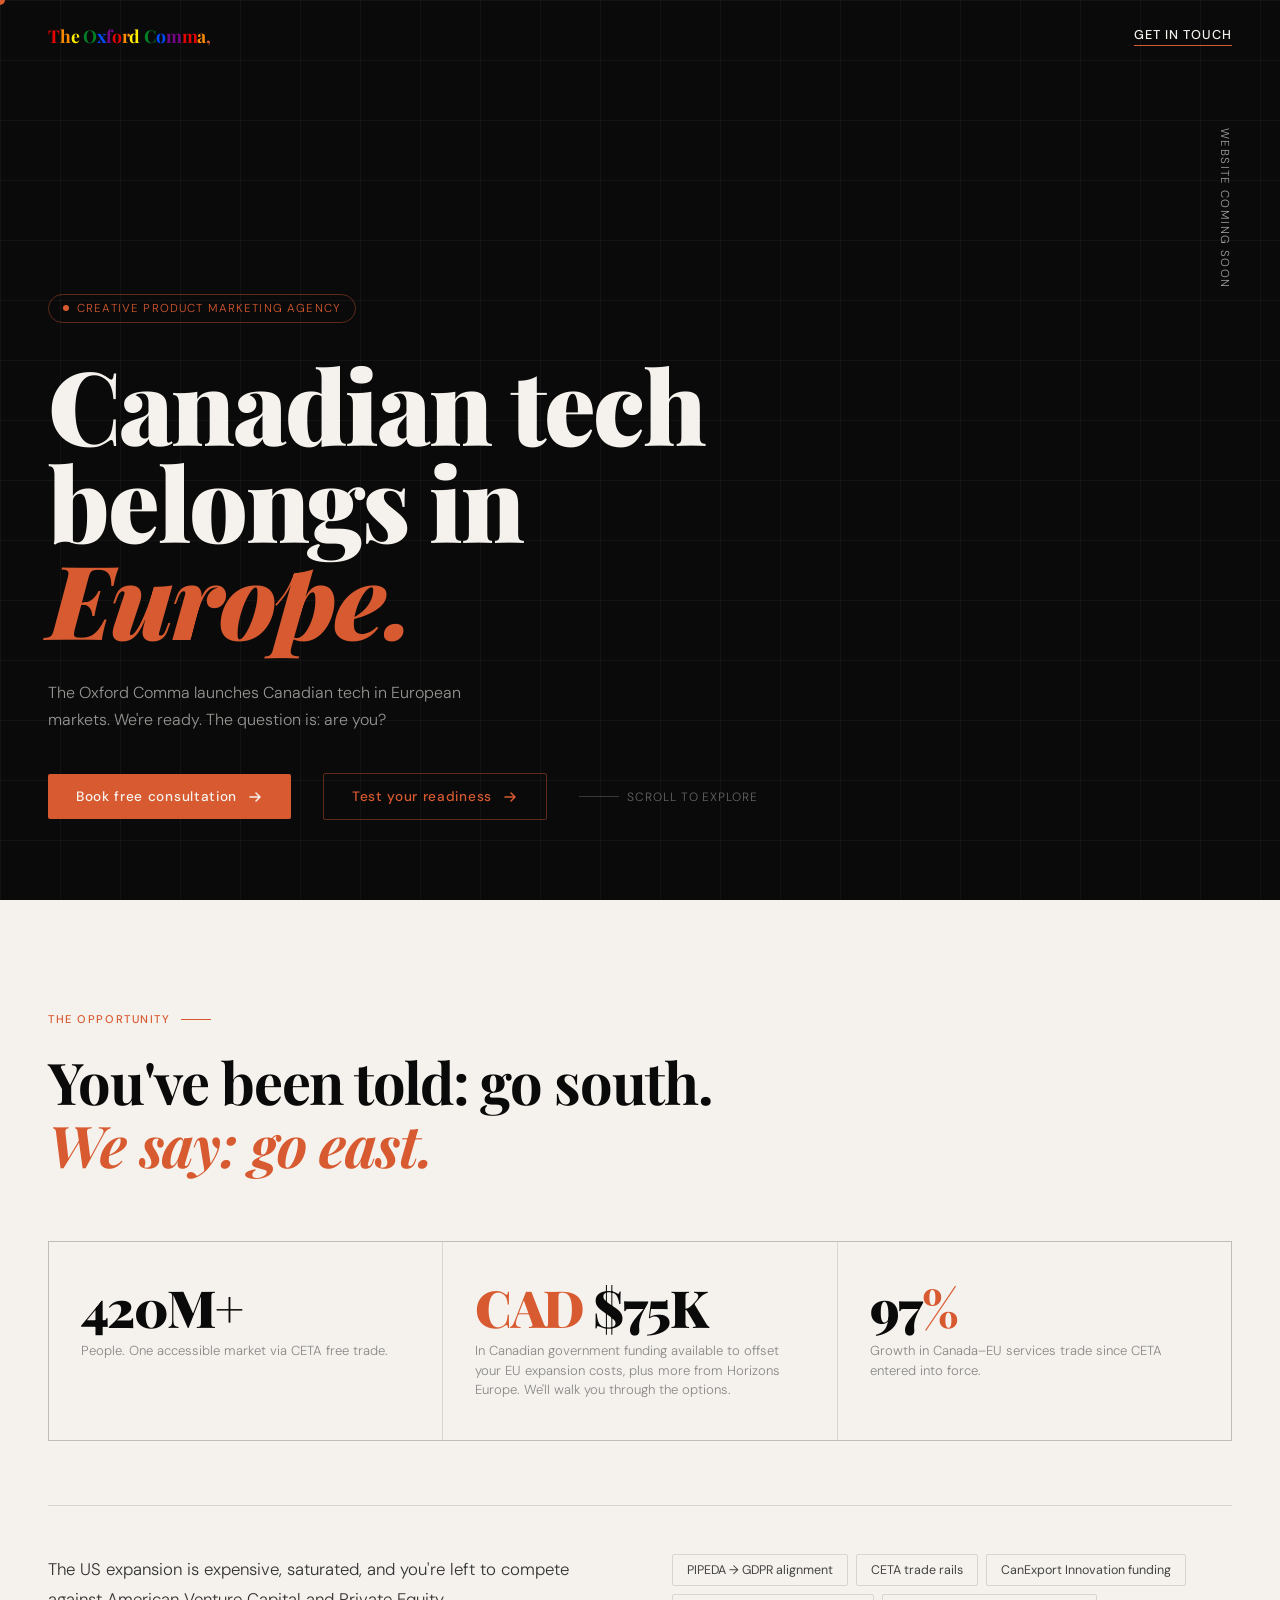
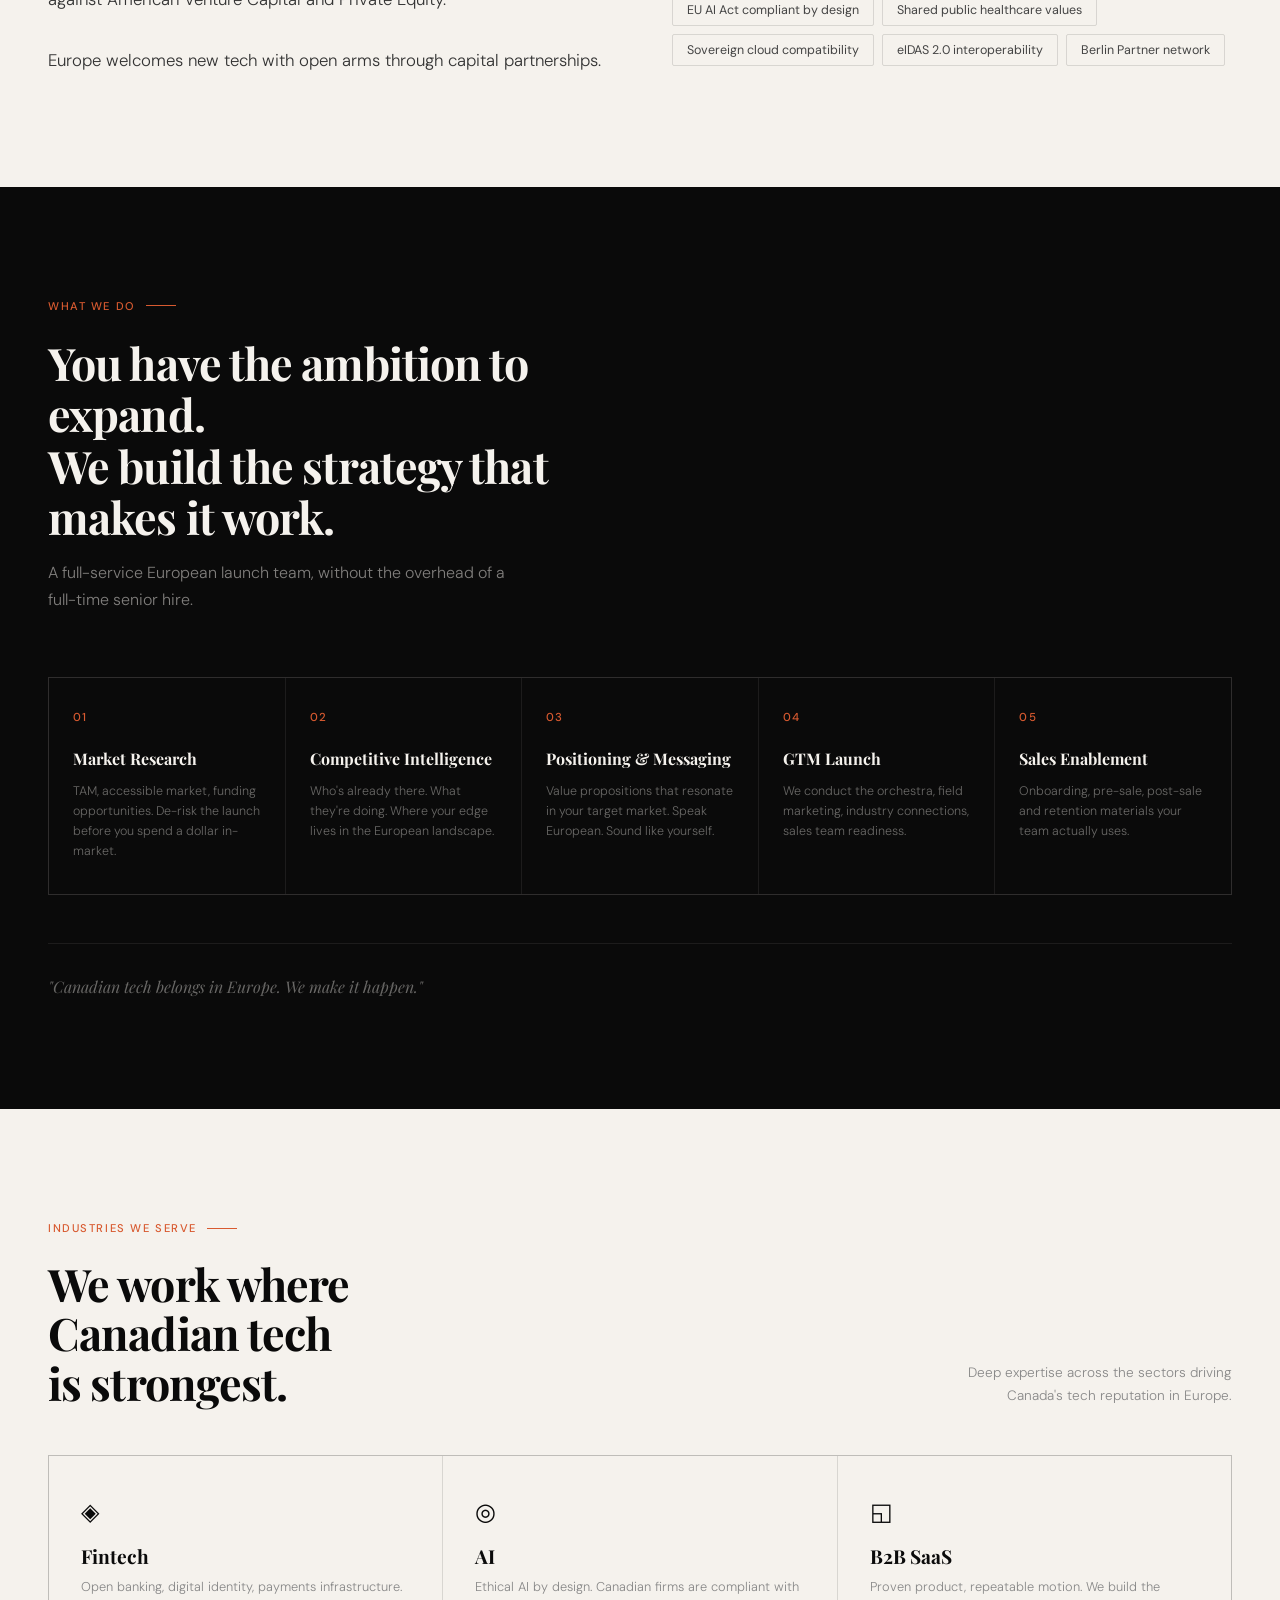
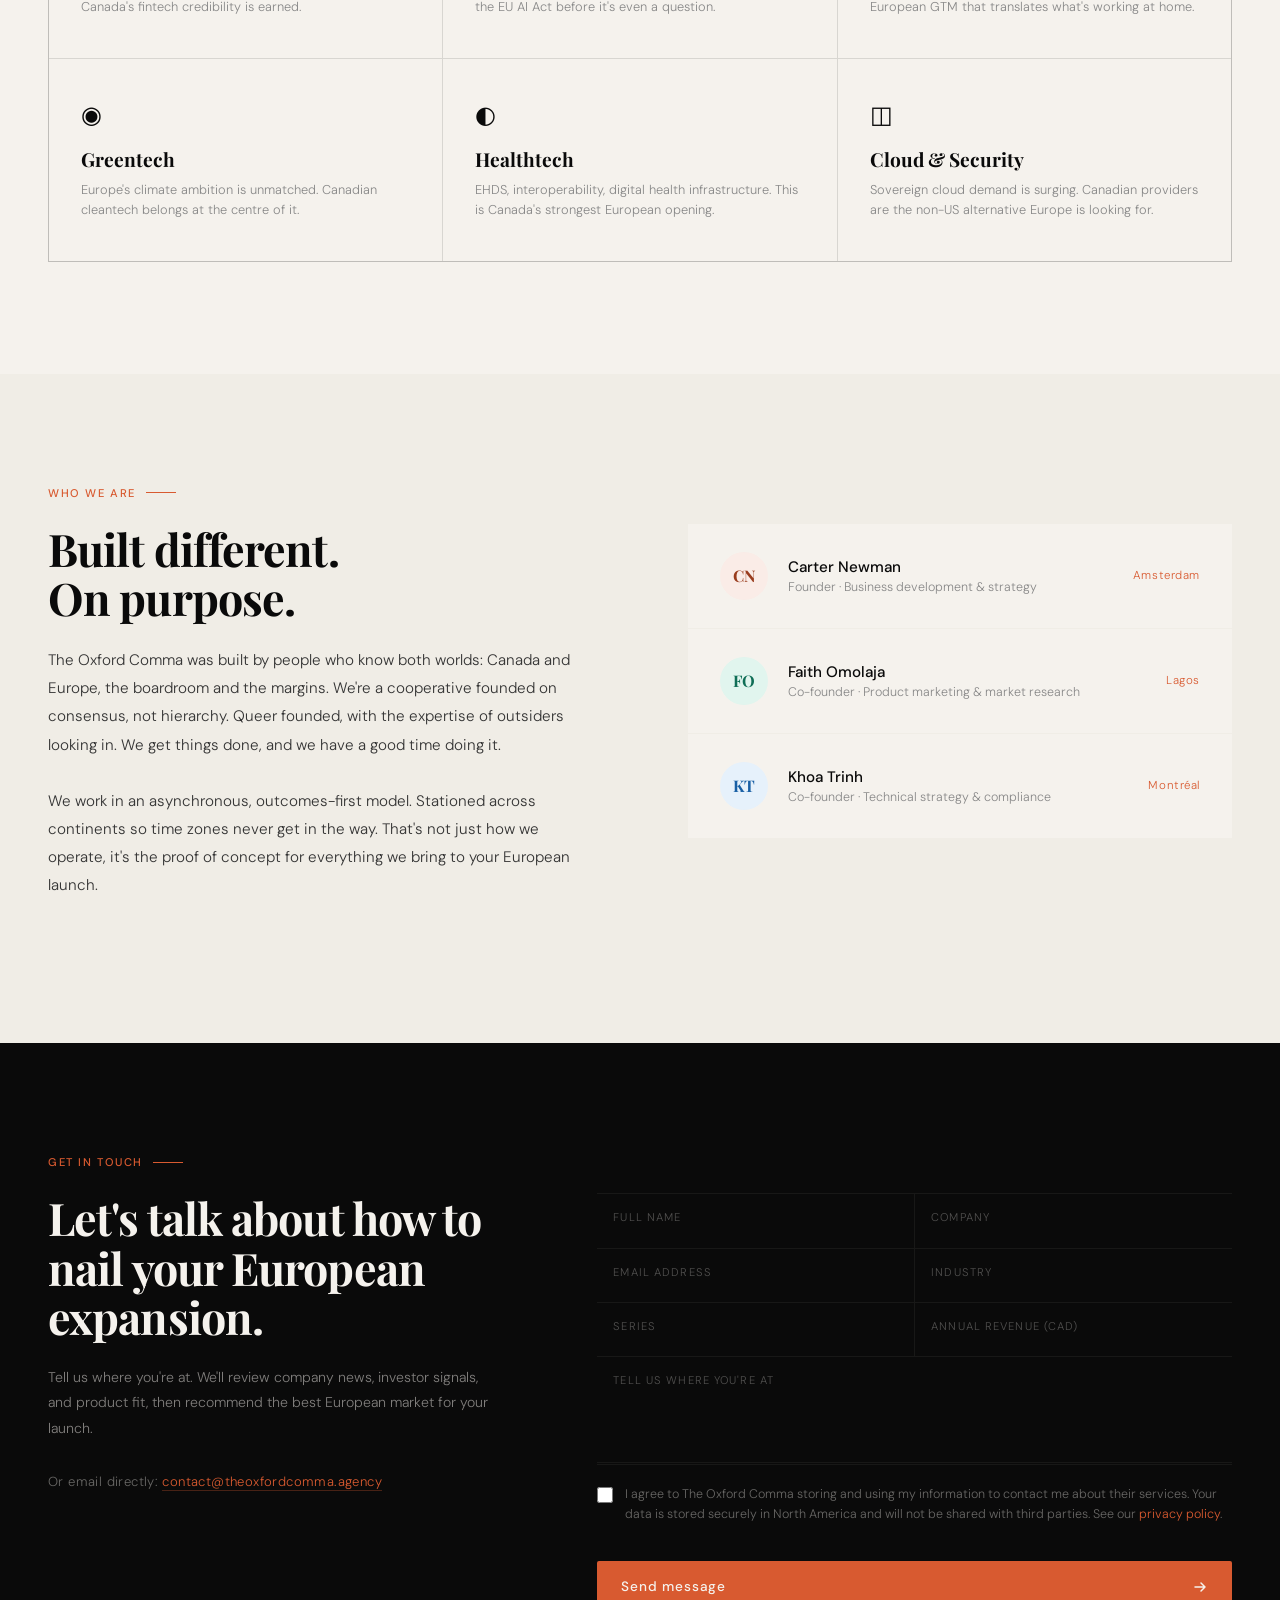
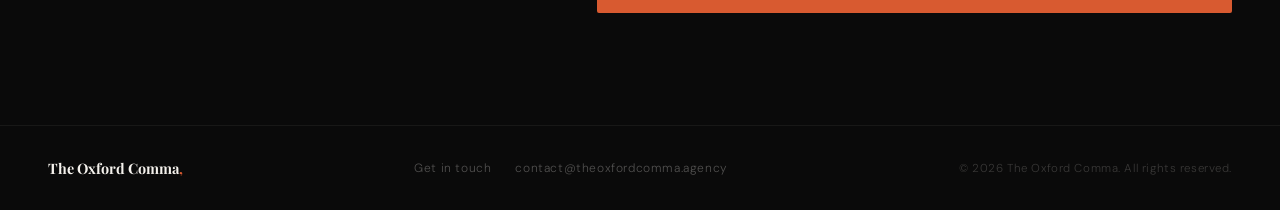
<file: index.html>
<!DOCTYPE html>
<html lang="en">
<head>
  <!-- Google Tag Manager -->
<script>(function(w,d,s,l,i){w[l]=w[l]||[];w[l].push({'gtm.start':
new Date().getTime(),event:'gtm.js'});var f=d.getElementsByTagName(s)[0],
j=d.createElement(s),dl=l!='dataLayer'?'&l='+l:'';j.async=true;j.src=
'https://www.googletagmanager.com/gtm.js?id='+i+dl;f.parentNode.insertBefore(j,f);
})(window,document,'script','dataLayer','GTM-T5JSSHBG');</script>
<!-- End Google Tag Manager -->

<meta charset="UTF-8">
<meta name="viewport" content="width=device-width, initial-scale=1.0">
<title>The Oxford Comma - Creative Product Marketing Agency</title>
<meta name="description" content="The Oxford Comma launches Canadian tech in European markets via a network of in-market specialists.">
<link rel="preconnect" href="https://fonts.googleapis.com">
<link rel="preconnect" href="https://fonts.gstatic.com" crossorigin>
<link href="https://fonts.googleapis.com/css2?family=Playfair+Display:ital,wght@0,700;0,900;1,700&family=DM+Sans:wght@300;400;500&display=swap" rel="stylesheet">
<link rel="stylesheet" href="styles.css">
<script src="scripts/config.js"></script>
<script src="scripts/components.js" defer></script>
<script src="scripts/app.js" defer></script>
</head>
<body>
<!-- Google Tag Manager (noscript) -->
<noscript><iframe src="https://www.googletagmanager.com/ns.html?id=GTM-T5JSSHBG"
height="0" width="0" style="display:none;visibility:hidden"></iframe></noscript>
<!-- End Google Tag Manager (noscript) -->

<div id="nav-placeholder"></div>

<!-- Hero -->
<section id="hero">
  <div class="hero-bg"></div>
  <div class="hero-grid"></div>
  <div class="hero-coming">Website coming soon</div>
  <div class="hero-copy">
    <div class="hero-pill">
      <span class="hero-pill-dot"></span>
      Creative product marketing agency
    </div>
    <h1 class="hero-headline">
      Canadian tech<br>belongs in <em>Europe.</em>
    </h1>
    <p class="hero-sub">
      The Oxford Comma launches Canadian tech in European markets. We're ready. The question is: are you?
    </p>
    <div class="hero-actions">
      <a href="#contact" class="btn-primary">
        Book free consultation
        <svg width="16" height="16" viewBox="0 0 16 16" fill="none"><path d="M3 8h10M9 4l4 4-4 4" stroke="currentColor" stroke-width="1.5" stroke-linecap="round" stroke-linejoin="round"/></svg>
      </a>
      <a href="eu-readiness.html" class="btn-primary" style="background: transparent; border: 1px solid rgba(216,90,48,0.4); color: var(--accent);">
    Test your readiness
    <svg width="16" height="16" viewBox="0 0 16 16" fill="none"><path d="M3 8h10M9 4l4 4-4 4" stroke="currentColor" stroke-width="1.5" stroke-linecap="round" stroke-linejoin="round"/></svg>
  </a>
      <span class="hero-scroll">
        <span class="hero-scroll-line"></span>
        Scroll to explore
      </span>
    </div>
  </div>
</section>

<!-- Why -->
<section id="why">
  <div class="section-label reveal">The opportunity</div>
  <h2 class="why-headline reveal">You've been told: go south.<br><em>We say: go east.</em></h2>

  <div class="stats-row">
    <div class="stat-item reveal">
      <div class="stat-number" data-target="450" data-suffix="M+">0</div>
      <div class="stat-label">People. One accessible market via CETA free trade.</div>
    </div>
    <div class="stat-item reveal delay-d10">
      <div class="stat-number"><span>CAD</span> $75K</div>
      <div class="stat-label">In Canadian government funding available to offset your EU expansion costs, plus more from Horizons Europe. We'll walk you through the options. </div>
    </div>
    <div class="stat-item reveal delay-d20">
      <div class="stat-number">97<span>%</span></div>
      <div class="stat-label">Growth in Canada–EU services trade since CETA entered into force.</div>
    </div>
  </div>

  <div class="why-body">
    <p class="why-text reveal">
      The US expansion is expensive, saturated, and you're left to compete against American Venture Capital and Private Equity.       
      <br><br>
      Europe welcomes new tech with open arms through capital partnerships. 
    </p>
    <div class="why-tags reveal delay-d15">
      <span class="tag">PIPEDA → GDPR alignment</span>
      <span class="tag">CETA trade rails</span>
      <span class="tag">CanExport Innovation funding</span>
      <span class="tag">EU AI Act compliant by design</span>
      <span class="tag">Shared public healthcare values</span>
      <span class="tag">Sovereign cloud compatibility</span>
      <span class="tag">eIDAS 2.0 interoperability</span>
      <span class="tag">Berlin Partner network</span>
    </div>
  </div>
</section>

<!-- What we do -->
<section id="what">
  <div class="section-label reveal">What we do</div>
  <h2 class="what-headline reveal">You have the ambition to expand.<br>We build the strategy that makes it work.</h2>
  <p class="what-sub reveal">A full-service European launch team, without the overhead of a full-time senior hire.</p>

  <div class="steps">
    <div class="step reveal">
      <span class="step-num">01</span>
      <div class="step-title">Market Research</div>
      <div class="step-desc">TAM, accessible market, funding opportunities. De-risk the launch before you spend a dollar in-market.</div>
    </div>
    <div class="step reveal delay-d08">
      <span class="step-num">02</span>
      <div class="step-title">Competitive Intelligence</div>
      <div class="step-desc">Who's already there. What they're doing. Where your edge lives in the European landscape.</div>
    </div>
    <div class="step reveal delay-d16">
      <span class="step-num">03</span>
      <div class="step-title">Positioning & Messaging</div>
      <div class="step-desc">Value propositions that resonate in your target market. Speak European. Sound like yourself.</div>
    </div>
    <div class="step reveal delay-d24">
      <span class="step-num">04</span>
      <div class="step-title">GTM Launch</div>
      <div class="step-desc">We conduct the orchestra, field marketing, industry connections, sales team readiness.</div>
    </div>
    <div class="step reveal delay-d32">
      <span class="step-num">05</span>
      <div class="step-title">Sales Enablement</div>
      <div class="step-desc">Onboarding, pre-sale, post-sale and retention materials your team actually uses.</div>
    </div>
  </div>
  <p class="what-note reveal">"Canadian tech belongs in Europe. We make it happen."</p>
</section>

<!-- Industries -->
<section id="industries">
  <div class="section-label reveal">Industries we serve</div>
  <div class="industries-top">
    <h2 class="industries-headline reveal">We work where<br>Canadian tech<br>is strongest.</h2>
    <p class="industries-sub reveal">Deep expertise across the sectors driving Canada's tech reputation in Europe.</p>
  </div>
  <div class="industries-grid">
    <div class="industry-item reveal">
      <span class="industry-icon">◈</span>
      <div class="industry-name">Fintech</div>
      <div class="industry-desc">Open banking, digital identity, payments infrastructure. Canada's fintech credibility is earned.</div>
    </div>
    <div class="industry-item reveal delay-d07">
      <span class="industry-icon">◎</span>
      <div class="industry-name">AI</div>
      <div class="industry-desc">Ethical AI by design. Canadian firms are compliant with the EU AI Act before it's even a question.</div>
    </div>
    <div class="industry-item reveal delay-d14">
      <span class="industry-icon">◱</span>
      <div class="industry-name">B2B SaaS</div>
      <div class="industry-desc">Proven product, repeatable motion. We build the European GTM that translates what's working at home.</div>
    </div>
    <div class="industry-item reveal delay-d07">
      <span class="industry-icon">◉</span>
      <div class="industry-name">Greentech</div>
      <div class="industry-desc">Europe's climate ambition is unmatched. Canadian cleantech belongs at the centre of it.</div>
    </div>
    <div class="industry-item reveal delay-d14">
      <span class="industry-icon">◐</span>
      <div class="industry-name">Healthtech</div>
      <div class="industry-desc">EHDS, interoperability, digital health infrastructure. This is Canada's strongest European opening.</div>
    </div>
    <div class="industry-item reveal delay-d21">
      <span class="industry-icon">◫</span>
      <div class="industry-name">Cloud & Security</div>
      <div class="industry-desc">Sovereign cloud demand is surging. Canadian providers are the non-US alternative Europe is looking for.</div>
    </div>
  </div>
</section>

<!-- Who we are -->
<section id="who">
  <div class="section-label reveal">Who we are</div>
  <div class="who-layout">
    <div class="reveal-left">
      <h2 class="who-headline">Built different.<br>On purpose.</h2>
      <p class="who-text">
        The Oxford Comma was built by people who know both worlds: Canada and Europe, the boardroom and the margins. We're a cooperative founded on consensus, not hierarchy. Queer founded, with the expertise of outsiders looking in. We get things done, and we have a good time doing it.
        <br><br>
        We work in an asynchronous, outcomes-first model. Stationed across continents so time zones never get in the way. That's not just how we operate, it's the proof of concept for everything we bring to your European launch.
      </p>
      <!-- <div class="who-partner">
        <span>In partnership with</span>
        <span class="who-partner-badge">Berlin Partner</span>
      </div> -->
    </div>
    <div class="team-list reveal">
      <div class="team-item">
        <div class="team-avatar avatar-cn">CN</div>
        <div class="team-info">
          <div class="team-name">Carter Newman</div>
          <div class="team-role">Founder · Business development & strategy</div>
        </div>
        <div class="team-city">Amsterdam</div>
      </div>
      <div class="team-item">
        <div class="team-avatar avatar-fo">FO</div>
        <div class="team-info">
          <div class="team-name">Faith Omolaja</div>
          <div class="team-role">Co-founder · Product marketing & market research</div>
        </div>
        <div class="team-city">Lagos</div>
      </div>
      <div class="team-item">
        <div class="team-avatar avatar-kt">KT</div>
        <div class="team-info">
          <div class="team-name">Khoa Trinh</div>
          <div class="team-role">Co-founder · Technical strategy & compliance</div>
        </div>
        <div class="team-city">Montréal</div>
      </div>
    </div>
  </div>
</section>

<!-- Contact -->
<section id="contact">
  <div class="section-label reveal">Get in touch</div>
  <div class="contact-layout">
    <div class="reveal-left">
      <h2 class="contact-headline">Let's talk about how to nail your European expansion.</h2>
      <p class="contact-text">
        Tell us where you're at. We'll review company news, investor signals, and product fit, then recommend the best European market for your launch.
      </p>
      <p class="contact-email">
        Or email directly: <a href="mailto:contact@theoxfordcomma.agency">contact@theoxfordcomma.agency</a>
      </p>
    </div>
    <div class="reveal">
      <form class="form" id="contactForm" novalidate>

        <!-- Honeypot -->
        <div class="hp-field" aria-hidden="true">
          <input type="text" name="_honeypot" tabindex="-1" autocomplete="off">
        </div>

        <div class="form-separator"></div>
        <div class="form-row">
          <div class="form-field-wrap" id="wrap-name">
            <label for="f-name">Full name</label>
            <input type="text" id="f-name" name="name" autocomplete="name" required>
          </div>
          <div class="form-field-wrap" id="wrap-company">
            <label for="f-company">Company</label>
            <input type="text" id="f-company" name="company" autocomplete="organization" required>
          </div>
        </div>
        <div class="form-separator"></div>
        <div class="form-row">
          <div class="form-field-wrap" id="wrap-email">
            <label for="f-email">Email address</label>
            <input type="email" id="f-email" name="email" autocomplete="email" required>
          </div>
          <div class="form-field-wrap" id="wrap-industry">
            <label for="f-industry">Industry</label>
            <select id="f-industry" name="industry" required>
              <option value="" disabled selected></option>
              <option>Fintech</option>
              <option>AI</option>
              <option>B2B SaaS</option>
              <option>Greentech</option>
              <option>Healthtech</option>
              <option>Cloud &amp; Security</option>
              <option>Other</option>
            </select>
          </div>
        </div>
        <div class="form-separator"></div>
        <div class="form-row">
          <div class="form-field-wrap" id="wrap-series">
            <label for="f-series">Series</label>
            <select id="f-series" name="series" required>
              <option value="" disabled selected></option>
              <option>Series A</option>
              <option>Series B</option>
              <option>Series C</option>
              <option>Pre-seed / Seed</option>
              <option>Other</option>
            </select>
          </div>
          <div class="form-field-wrap" id="wrap-revenue">
            <label for="f-revenue">Annual revenue (CAD)</label>
            <select id="f-revenue" name="revenue" required>
              <option value="" disabled selected></option>
              <option>Under $1M</option>
              <option>$1M – $5M</option>
              <option>$5M – $20M</option>
              <option>$20M – $50M</option>
              <option>$50M+</option>
            </select>
          </div>
        </div>
        <div class="form-separator"></div>
        <div class="form-row single">
          <div class="form-field-wrap" id="wrap-message">
            <label for="f-message">Tell us where you're at</label>
            <textarea id="f-message" name="message"></textarea>
          </div>
        </div>
        <div class="form-separator"></div>

        <div class="form-consent">
          <input type="checkbox" id="f-consent" name="consent" required>
          <label for="f-consent">
            I agree to The Oxford Comma storing and using my information to contact me about their services. Your data is stored securely in North America and will not be shared with third parties. See our <a href="#" data-action="open-privacy">privacy policy</a>.
          </label>
        </div>

        <button type="submit" class="btn-submit" id="submitBtn">
          Send message
          <svg width="16" height="16" viewBox="0 0 16 16" fill="none"><path d="M3 8h10M9 4l4 4-4 4" stroke="currentColor" stroke-width="1.5" stroke-linecap="round" stroke-linejoin="round"/></svg>
        </button>
        <div class="form-status" id="formStatus"></div>
      </form>
    </div>
  </div>
</section>

<!-- Footer -->
<div id="footer-placeholder"></div>

<!-- Privacy modal -->
<div class="modal-overlay" id="privacyModal" onclick="closePrivacyOutside(event)">
  <div class="modal">
    <div class="modal-header">
      <h2 class="modal-title">Privacy policy</h2>
      <button class="modal-close" type="button" data-action="close-privacy" aria-label="Close">✕</button>
    </div>
    <h3>What we collect</h3>
    <p>When you submit our contact form, we collect your name, company name, email address, industry, funding series, revenue range, and any message you provide.</p>
    <h3>Why we collect it</h3>
    <p>Solely to evaluate fit and contact you about The Oxford Comma's services. We do not use your information for any other purpose.</p>
    <h3>Where it's stored</h3>
    <p>Form submissions are stored in a Google Workspace environment governed by a Google Data Processing Agreement. Data is stored in North America. Google Workspace complies with PIPEDA and applicable Canadian privacy legislation.</p>
    <h3>How long we keep it</h3>
    <p>We retain your information for up to 2 years. After that, it is deleted.</p>
    <h3>Your rights</h3>
    <p>You may request access to, correction of, or deletion of your data at any time by emailing <a href="mailto:contact@theoxfordcomma.agency">contact@theoxfordcomma.agency</a>. We will respond within 30 days.</p>
    <h3>Third parties</h3>
    <p>We do not sell or transfer your personal information to third parties for commercial purposes. With your consent, anonymized usage data is shared with Google Analytics for website analytics purposes. See <a href="https://policies.google.com/privacy" target="_blank">Google's privacy policy</a> for details on how Google processes this data.</p> 
    <h3>Cookies and analytics</h3>
    <p>With your consent, we use Google Analytics 4 to collect anonymous usage data including pages visited, session duration, and traffic sources. This data is processed by Google and may be stored on servers in the United States. You can withdraw or change your consent at any time using the cookie preferences panel on this site.</p>
    <h3>Contact</h3>
    <p>Questions about this policy? Reach us at <a href="mailto:contact@theoxfordcomma.agency">contact@theoxfordcomma.agency</a>.</p>
  </div>
</div>

</body>
</html>
</file>
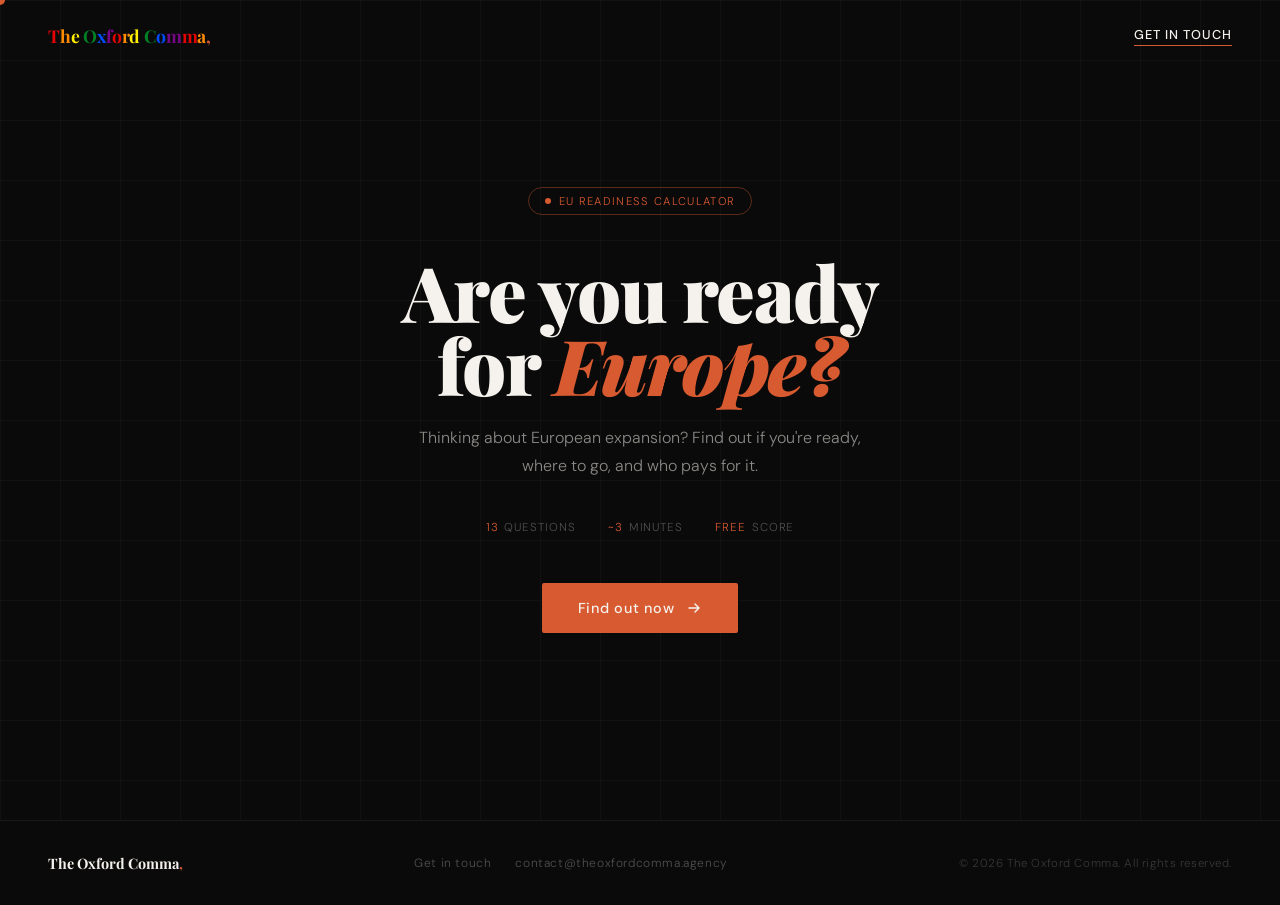
<file: eu-readiness.html>
<!DOCTYPE html>
<html lang="en">

<head>
  <!-- Google Tag Manager -->
  <script>(function (w, d, s, l, i) {
      w[l] = w[l] || []; w[l].push({
        'gtm.start':
          new Date().getTime(), event: 'gtm.js'
      }); var f = d.getElementsByTagName(s)[0],
        j = d.createElement(s), dl = l != 'dataLayer' ? '&l=' + l : ''; j.async = true; j.src =
          'https://www.googletagmanager.com/gtm.js?id=' + i + dl; f.parentNode.insertBefore(j, f);
    })(window, document, 'script', 'dataLayer', 'GTM-T5JSSHBG');</script>
  <!-- End Google Tag Manager -->

  <meta charset="UTF-8">
  <meta name="viewport" content="width=device-width, initial-scale=1.0">
  <title>Are You Ready for Europe? - The Oxford Comma</title>
  <meta name="description"
    content="Find out if your Canadian tech company is ready for European expansion. 13 questions, 3 minutes, a personalised readiness score and market recommendation.">

  <link rel="preconnect" href="https://fonts.googleapis.com">
  <link rel="preconnect" href="https://fonts.gstatic.com" crossorigin>
  <link
    href="https://fonts.googleapis.com/css2?family=Playfair+Display:ital,wght@0,700;0,900;1,700&family=DM+Sans:wght@300;400;500&display=swap"
    rel="stylesheet">

  <link rel="stylesheet" href="styles.css">
  <link rel="stylesheet" href="eu-readiness.css">
  <script src="scripts/config.js"></script>
  <script src="scripts/components.js" defer></script>
  <script src="scripts/quiz.js" defer></script>
</head>

<body class="quiz-page">
  <!-- Google Tag Manager (noscript) -->
  <noscript><iframe src="https://www.googletagmanager.com/ns.html?id=GTM-T5JSSHBG" height="0" width="0"
      style="display:none;visibility:hidden"></iframe></noscript>
  <!-- End Google Tag Manager (noscript) -->

  <!-- Nav injected here by components.js -->
  <div id="nav-placeholder"></div>

  <main class="quiz-main">

    <!-- Screen 1: Intro -->
    <div class="quiz-screen active" id="screen-intro">
      <div class="intro-grid"></div>
      <div class="intro-inner">
        <div class="intro-pill">
          <span class="intro-pill-dot"></span>
          EU Readiness Calculator
        </div>
        <h1 class="intro-headline">
          Are you ready<br>for <em>Europe?</em>
        </h1>
        <p class="intro-sub">
          Thinking about European expansion? Find out if you're ready, where to go, and who pays for it.
        </p>
        <div class="intro-meta">
          <div class="intro-meta-item"><span>13</span> questions</div>
          <div class="intro-meta-item"><span>~3</span> minutes</div>
          <div class="intro-meta-item"><span>Free</span> score</div>
        </div>
        <button class="btn-start" onclick="startQuiz()">
          Find out now
          <svg width="16" height="16" viewBox="0 0 16 16" fill="none">
            <path d="M3 8h10M9 4l4 4-4 4" stroke="currentColor" stroke-width="1.5" stroke-linecap="round"
              stroke-linejoin="round" />
          </svg>
        </button>
      </div>
    </div>

    <!-- Screen 2: Questions -->
    <div class="quiz-screen" id="screen-questions">
      <div class="quiz-progress-wrap">
        <div class="quiz-progress-track">
          <div class="quiz-progress-bar" id="progressBar"></div>
        </div>
        <span class="quiz-progress-label" id="progressLabel">0 of 13</span>
      </div>
      <div id="questionContainer" style="padding: 4rem 3rem; max-width: 640px; margin: 0 auto; width: 100%;"></div>
    </div>

    <!-- Screen 3: Score reveal -->
    <div class="quiz-screen" id="screen-score">
      <div class="intro-grid"></div>
      <div class="score-inner">
        <div class="score-label">Your readiness score</div>
        <div class="score-display">
          <div class="score-number-wrap">
            <span class="score-counter" id="scoreCounter">0.0</span>
            <span class="score-denom">/10</span>
          </div>
        </div>
        <div class="score-band-label" id="scoreBand"></div>
        <p class="score-body-text" id="scoreBody"></p>
        <div class="score-resource" id="scoreResource"></div>
        <div class="email-gate">
          <div class="email-gate-label">Get your full result</div>
          <div class="email-gate-headline">Which market fits you. What funding is available. A warm introduction to the
            right people.</div>
          <p class="email-gate-sub">Enter your email to unlock your personalised market recommendation and funding
            guide.</p>
          <div class="email-gate-row">
            <input type="email" class="email-gate-input" id="emailInput" placeholder="your@company.com"
              autocomplete="email" onkeydown="if(event.key==='Enter') submitEmail()">
            <button class="email-gate-btn" id="emailSubmitBtn" onclick="submitEmail()">
              Unlock result
              <svg width="14" height="14" viewBox="0 0 16 16" fill="none">
                <path d="M3 8h10M9 4l4 4-4 4" stroke="currentColor" stroke-width="1.5" stroke-linecap="round"
                  stroke-linejoin="round" />
              </svg>
            </button>
          </div>
          <div class="email-error" id="emailError"></div>
          <div class="email-privacy-note">No spam. No phone number. No company size form. We already know enough from
            your answers.</div>
        </div>
      </div>
    </div>

    <!-- Screen 4: Full result -->
    <div class="quiz-screen" id="screen-result">
      <div class="result-header">
        <div class="intro-grid"></div>
        <div class="result-header-inner">
          <div class="result-score-pill" id="resultScoreSummary"></div>
          <h2 class="result-headline">Here's where<br>you <em>land.</em></h2>
          <p class="result-subhead">Your personalised European market recommendation, funding guide, and next step.</p>
        </div>
      </div>
      <div class="result-section">
        <div class="result-section-inner">
          <div class="result-section-label">Recommended market</div>
          <div class="market-block">
            <div class="market-flag" id="resultMarketFlag"></div>
            <div>
              <div class="market-name" id="resultMarketName"></div>
              <p class="market-body" id="resultMarketBody"></p>
              <div class="market-meta-row">
                <div class="market-meta-item">
                  <strong>Partner</strong>
                  <span id="resultMarketPartner"></span>
                </div>
                <div class="market-meta-item">
                  <strong>Grants</strong>
                  <span id="resultMarketGrants"></span> - verify current eligibility at launch.
                </div>
              </div>
            </div>
          </div>
        </div>
      </div>
      <div class="result-section" style="background: #faf8f4;">
        <div class="result-section-inner">
          <div class="result-section-label">Funding & partners</div>
          <p class="funding-body" id="resultFundingCopy"></p>
          <div class="funding-note">
            The Oxford Comma makes warm introductions to NFIA and Berlin Partner as part of our Strategic engagement -
            the same introductions our paying clients receive.
          </div>
        </div>
      </div>
      <div class="result-section" id="resultBriefBlock">
        <!-- <div class="result-section-inner">
          <div class="result-section-label">Your sector brief</div>
          <div class="brief-card">
            <div class="brief-card-info">
              <div class="brief-card-label">European Market Brief</div>
              <div class="brief-card-name" id="resultBriefName"></div>
            </div>
            <a class="brief-download-btn" id="resultBriefLink" href="#" download>
              Download PDF
              <svg width="13" height="13" viewBox="0 0 16 16" fill="none">
                <path d="M8 3v7M5 8l3 3 3-3M3 13h10" stroke="currentColor" stroke-width="1.5" stroke-linecap="round"
                  stroke-linejoin="round" />
              </svg>
            </a>
          </div>
        </div> -->
      </div>
      <div class="result-section" style="background: var(--black);">
        <div class="result-section-inner">
          <div class="result-section-label" style="color: var(--accent);">Next step</div>
          <div class="result-cta-block">
            <a class="result-cta-btn" id="resultCta" href="mailto:contact@theoxfordcomma.agency">
              <span id="resultCtaLabel">Talk to us</span>
              <svg width="15" height="15" viewBox="0 0 16 16" fill="none">
                <path d="M3 8h10M9 4l4 4-4 4" stroke="currentColor" stroke-width="1.5" stroke-linecap="round"
                  stroke-linejoin="round" />
              </svg>
            </a>
            <a class="result-cta-btn result-cta-btn-secondary" id="resultCta2" href="#" target="_blank" rel="noopener" style="display: none;">
              <span id="resultCta2Label"></span>
              <svg width="15" height="15" viewBox="0 0 16 16" fill="none">
                <path d="M3 8h10M9 4l4 4-4 4" stroke="currentColor" stroke-width="1.5" stroke-linecap="round"
                  stroke-linejoin="round" />
              </svg>
            </a>
            <button class="result-restart-btn" onclick="restartQuiz()">↺ Retake the quiz</button>
          </div>
        </div>
      </div>
    </div>

  </main>
  <!-- Footer injected here by components.js -->
  <div id="footer-placeholder"></div>

</body>

</html>
</file>
<file: styles.css>
:root {
  --black: #0a0a0a;
  --white: #f5f2ed;
  --accent: #D85A30;
  --accent-dark: #b84820;
  --gray: #888;
  --border: rgba(10,10,10,0.12);
  --serif: 'Playfair Display', Georgia, serif;
  --sans: 'DM Sans', sans-serif;
}

*, *::before, *::after {
  box-sizing: border-box;
  margin: 0;
  padding: 0;
}

html {
  scroll-behavior: smooth;
  font-size: 16px;
}

body {
  background: var(--white);
  color: var(--black);
  font-family: var(--sans);
  font-weight: 300;
  overflow-x: hidden;
  cursor: none;
}

.cursor {
  position: fixed;
  width: 10px;
  height: 10px;
  background: var(--accent);
  border-radius: 50%;
  pointer-events: none;
  z-index: 9999;
  transform: translate(-50%, -50%);
  transition: transform 0.1s ease, width 0.2s ease, height 0.2s ease;
}

.cursor.expanded {
  width: 40px;
  height: 40px;
  background: rgba(216,90,48,0.15);
  border: 1px solid var(--accent);
}

nav {
  position: fixed;
  top: 0;
  left: 0;
  right: 0;
  z-index: 100;
  display: flex;
  justify-content: space-between;
  align-items: center;
  padding: 1.5rem 3rem;
  transition: background 0.4s ease, padding 0.4s ease, backdrop-filter 0.4s ease;
}

nav.scrolled {
  background: rgba(245,242,237,0.92);
  backdrop-filter: blur(12px);
  padding: 1rem 3rem;
  border-bottom: 1px solid var(--border);
}

.nav-logo {
  font-family: var(--serif);
  font-size: 1.1rem;
  font-weight: 700;
  color: var(--white);
  text-decoration: none;
  letter-spacing: -0.01em;
  transition: color 0.4s ease;
}

nav.scrolled .nav-logo {
  color: var(--black);
}

.nav-logo span {
  color: var(--accent);
}

.nav-logo .p1 { color: #E40303; }
.nav-logo .p2 { color: #FF8C00; }
.nav-logo .p3 { color: #FFED00; }
.nav-logo .p4 { color: #008026; }
.nav-logo .p5 { color: #004DFF; }
.nav-logo .p6 { color: #750787; }
.nav-logo .pride-comma { color: var(--accent); }

nav.scrolled .nav-logo .p1,
nav.scrolled .nav-logo .p2,
nav.scrolled .nav-logo .p3,
nav.scrolled .nav-logo .p4,
nav.scrolled .nav-logo .p5,
nav.scrolled .nav-logo .p6 { filter: brightness(0.8); }

.nav-cta {
  font-size: 0.8rem;
  font-weight: 500;
  letter-spacing: 0.08em;
  text-transform: uppercase;
  color: var(--white);
  text-decoration: none;
  border-bottom: 1px solid var(--accent);
  padding-bottom: 2px;
  transition: color 0.4s ease;
}

nav.scrolled .nav-cta {
  color: var(--black);
}

.nav-cta:hover {
  color: var(--accent);
}

#hero {
  min-height: 100vh;
  display: flex;
  flex-direction: column;
  justify-content: flex-end;
  padding: 0 3rem 5rem;
  position: relative;
  overflow: hidden;
}

.hero-bg {
  position: absolute;
  inset: 0;
  background: var(--black);
}

.hero-grid {
  position: absolute;
  inset: 0;
  background-image:
    linear-gradient(rgba(245,242,237,0.04) 1px, transparent 1px),
    linear-gradient(90deg, rgba(245,242,237,0.04) 1px, transparent 1px);
  background-size: 60px 60px;
}

.hero-copy {
  position: relative;
  z-index: 1;
}

.hero-pill {
  display: inline-flex;
  align-items: center;
  gap: 8px;
  border: 1px solid rgba(216,90,48,0.4);
  border-radius: 100px;
  padding: 6px 14px;
  font-size: 0.72rem;
  letter-spacing: 0.1em;
  text-transform: uppercase;
  color: var(--accent);
  margin-bottom: 2rem;
  width: fit-content;
}

.hero-pill-dot {
  width: 6px;
  height: 6px;
  border-radius: 50%;
  background: var(--accent);
  animation: pulse 2s ease infinite;
}

@keyframes pulse {
  0%, 100% {
    opacity: 1;
    transform: scale(1);
  }
  50% {
    opacity: 0.5;
    transform: scale(0.7);
  }
}

.hero-headline {
  font-family: var(--serif);
  font-size: clamp(3rem, 8vw, 7rem);
  font-weight: 900;
  line-height: 0.95;
  color: var(--white);
  letter-spacing: -0.02em;
  max-width: 800px;
}

.hero-headline em {
  font-style: italic;
  color: var(--accent);
}

.hero-sub {
  margin-top: 2rem;
  font-size: 1rem;
  font-weight: 300;
  color: rgba(245,242,237,0.6);
  max-width: 440px;
  line-height: 1.7;
}

.hero-actions {
  margin-top: 2.5rem;
  display: flex;
  align-items: center;
  gap: 2rem;
}

.btn-primary {
  display: inline-flex;
  align-items: center;
  gap: 10px;
  background: var(--accent);
  color: var(--white);
  text-decoration: none;
  font-size: 0.85rem;
  font-weight: 500;
  letter-spacing: 0.05em;
  padding: 14px 28px;
  border-radius: 2px;
  transition: background 0.2s, transform 0.2s;
}

.btn-primary:hover {
  background: var(--accent-dark);
  transform: translateY(-1px);
}

.btn-primary svg {
  transition: transform 0.2s;
}

.btn-primary:hover svg {
  transform: translateX(4px);
}

.hero-scroll {
  font-size: 0.75rem;
  color: rgba(245,242,237,0.4);
  letter-spacing: 0.08em;
  text-transform: uppercase;
  display: flex;
  align-items: center;
  gap: 8px;
}

.hero-scroll-line {
  width: 40px;
  height: 1px;
  background: rgba(245,242,237,0.2);
}

.hero-coming {
  position: absolute;
  top: 8rem;
  right: 3rem;
  font-size: 0.72rem;
  letter-spacing: 0.12em;
  text-transform: uppercase;
  color: rgba(245,242,237,0.65);
  writing-mode: vertical-rl;
  text-orientation: mixed;
}

.reveal,
.reveal-left {
  opacity: 0;
  transform: translateY(32px);
  transition: opacity 0.7s ease, transform 0.7s ease;
}

.reveal-left {
  transform: translateX(-32px);
}

.reveal.visible,
.reveal-left.visible {
  opacity: 1;
  transform: translate(0, 0);
}

.delay-d07 { transition-delay: 0.07s; }
.delay-d08 { transition-delay: 0.08s; }
.delay-d10 { transition-delay: 0.1s; }
.delay-d14 { transition-delay: 0.14s; }
.delay-d15 { transition-delay: 0.15s; }
.delay-d16 { transition-delay: 0.16s; }
.delay-d20 { transition-delay: 0.2s; }
.delay-d21 { transition-delay: 0.21s; }
.delay-d24 { transition-delay: 0.24s; }
.delay-d32 { transition-delay: 0.32s; }

section {
  padding: 7rem 3rem;
}

.section-label {
  font-size: 0.7rem;
  font-weight: 500;
  letter-spacing: 0.14em;
  text-transform: uppercase;
  color: var(--accent);
  margin-bottom: 1.5rem;
  display: flex;
  align-items: center;
  gap: 10px;
}

.section-label::after {
  content: '';
  display: inline-block;
  width: 30px;
  height: 1px;
  background: var(--accent);
}

#why {
  background: var(--white);
}

.why-headline {
  font-family: var(--serif);
  font-size: clamp(2rem, 4.5vw, 3.8rem);
  font-weight: 700;
  line-height: 1.1;
  letter-spacing: -0.02em;
  max-width: 800px;
  margin-bottom: 4rem;
}

.why-headline em {
  font-style: italic;
  color: var(--accent);
}

.stats-row {
  display: grid;
  grid-template-columns: repeat(3, 1fr);
  gap: 1px;
  background: var(--border);
  border: 1px solid var(--border);
  margin-bottom: 4rem;
}

.stat-item {
  background: var(--white);
  padding: 2.5rem 2rem;
}

.stat-number {
  font-family: var(--serif);
  font-size: clamp(2.2rem, 4vw, 3.5rem);
  font-weight: 900;
  color: var(--black);
  line-height: 1;
  letter-spacing: -0.03em;
}

.stat-number span {
  color: var(--accent);
}

.stat-label {
  font-size: 0.82rem;
  color: var(--gray);
  margin-top: 0.5rem;
  line-height: 1.5;
}

.why-body {
  display: grid;
  grid-template-columns: 1fr 1fr;
  gap: 4rem;
  align-items: start;
  border-top: 1px solid var(--border);
  padding-top: 3rem;
}

.why-text {
  font-size: 1.05rem;
  line-height: 1.8;
  color: #333;
  font-weight: 300;
}

.why-tags {
  display: flex;
  flex-wrap: wrap;
  gap: 8px;
}

.tag {
  font-size: 0.78rem;
  font-weight: 400;
  padding: 7px 14px;
  border: 1px solid var(--border);
  border-radius: 2px;
  color: #444;
  transition: border-color 0.2s, color 0.2s;
}

.tag:hover {
  border-color: var(--accent);
  color: var(--accent);
}

#what {
  background: var(--black);
  color: var(--white);
}

#what .section-label {
  color: var(--accent);
}

#what .section-label::after {
  background: var(--accent);
}

.what-headline {
  font-family: var(--serif);
  font-size: clamp(1.8rem, 3.5vw, 3rem);
  font-weight: 700;
  line-height: 1.15;
  max-width: 600px;
  margin-bottom: 1rem;
  letter-spacing: -0.02em;
}

.what-sub {
  font-size: 1rem;
  color: rgba(245,242,237,0.5);
  max-width: 480px;
  margin-bottom: 4rem;
  line-height: 1.7;
}

.steps {
  display: grid;
  grid-template-columns: repeat(5, 1fr);
  gap: 1px;
  background: rgba(245,242,237,0.08);
  border: 1px solid rgba(245,242,237,0.08);
}

.step {
  background: var(--black);
  padding: 2rem 1.5rem;
  transition: background 0.3s;
  cursor: default;
}

.step:hover {
  background: #141414;
}

.step-num {
  font-size: 0.72rem;
  font-weight: 500;
  letter-spacing: 0.1em;
  color: var(--accent);
  margin-bottom: 1.5rem;
  display: block;
}

.step-title {
  font-family: var(--serif);
  font-size: 1rem;
  font-weight: 700;
  color: var(--white);
  line-height: 1.3;
  margin-bottom: 0.75rem;
}

.step-desc {
  font-size: 0.78rem;
  color: rgba(245,242,237,0.4);
  line-height: 1.6;
}

.what-note {
  margin-top: 3rem;
  padding-top: 2rem;
  border-top: 1px solid rgba(245,242,237,0.08);
  font-size: 1rem;
  color: rgba(245,242,237,0.4);
  font-style: italic;
  font-family: var(--serif);
}

#industries {
  background: var(--white);
}

.industries-top {
  display: flex;
  justify-content: space-between;
  align-items: flex-end;
  margin-bottom: 3rem;
  gap: 2rem;
}

.industries-headline {
  font-family: var(--serif);
  font-size: clamp(1.8rem, 3.5vw, 3rem);
  font-weight: 700;
  letter-spacing: -0.02em;
  line-height: 1.1;
}

.industries-sub {
  font-size: 0.85rem;
  color: var(--gray);
  max-width: 280px;
  line-height: 1.7;
  text-align: right;
}

.industries-grid {
  display: grid;
  grid-template-columns: repeat(3, 1fr);
  gap: 1px;
  background: var(--border);
  border: 1px solid var(--border);
}

.industry-item {
  background: var(--white);
  padding: 2.5rem 2rem;
  transition: background 0.25s;
  position: relative;
  overflow: hidden;
}

.industry-item::after {
  content: '';
  position: absolute;
  bottom: 0;
  left: 0;
  width: 0;
  height: 2px;
  background: var(--accent);
  transition: width 0.35s ease;
}

.industry-item:hover {
  background: #faf8f4;
}

.industry-item:hover::after {
  width: 100%;
}

.industry-icon {
  font-size: 1.5rem;
  margin-bottom: 1rem;
  display: block;
}

.industry-name {
  font-family: var(--serif);
  font-size: 1.2rem;
  font-weight: 700;
  margin-bottom: 0.5rem;
}

.industry-desc {
  font-size: 0.8rem;
  color: var(--gray);
  line-height: 1.6;
}

#who {
  background: #f0ede6;
}

.who-layout {
  display: grid;
  grid-template-columns: 1fr 1fr;
  gap: 6rem;
  align-items: start;
}

.who-headline {
  font-family: var(--serif);
  font-size: clamp(2rem, 3.5vw, 3rem);
  font-weight: 700;
  letter-spacing: -0.02em;
  line-height: 1.1;
  margin-bottom: 1.5rem;
}

.who-text {
  font-size: 0.95rem;
  line-height: 1.85;
  color: #333;
  font-weight: 300;
  margin-bottom: 2rem;
}

.who-partner {
  display: flex;
  align-items: center;
  gap: 12px;
  font-size: 0.78rem;
  color: var(--gray);
  letter-spacing: 0.05em;
}

.who-partner-badge {
  display: inline-block;
  font-size: 0.75rem;
  font-weight: 500;
  padding: 6px 14px;
  border: 1px solid var(--border);
  background: var(--white);
  border-radius: 2px;
  color: var(--black);
}

.team-list {
  display: flex;
  flex-direction: column;
  gap: 1px;
}

.team-item {
  background: var(--white);
  padding: 1.75rem 2rem;
  display: flex;
  align-items: center;
  gap: 1.25rem;
  transition: transform 0.2s;
}

.team-item:hover {
  transform: translateX(4px);
}

.team-avatar {
  width: 48px;
  height: 48px;
  border-radius: 50%;
  display: flex;
  align-items: center;
  justify-content: center;
  font-family: var(--serif);
  font-size: 1rem;
  font-weight: 700;
  flex-shrink: 0;
}

.avatar-cn {
  background: #FAECE7;
  color: #993C1D;
}

.avatar-fo {
  background: #E1F5EE;
  color: #0F6E56;
}

.avatar-kt {
  background: #E6F1FB;
  color: #185FA5;
}

.team-info {
  flex: 1;
}

.team-name {
  font-weight: 500;
  font-size: 0.95rem;
  margin-bottom: 2px;
}

.team-role {
  font-size: 0.78rem;
  color: var(--gray);
}

.team-city {
  font-size: 0.72rem;
  color: var(--accent);
  letter-spacing: 0.05em;
}

#contact {
  background: var(--black);
  color: var(--white);
}

#contact .section-label {
  color: var(--accent);
}

#contact .section-label::after {
  background: var(--accent);
}

.contact-layout {
  display: grid;
  grid-template-columns: 1fr 1.4fr;
  gap: 6rem;
  align-items: start;
}

.contact-headline {
  font-family: var(--serif);
  font-size: clamp(2rem, 3.5vw, 3rem);
  font-weight: 700;
  line-height: 1.1;
  letter-spacing: -0.02em;
  margin-bottom: 1.5rem;
}

.contact-text {
  font-size: 0.88rem;
  color: rgba(245,242,237,0.5);
  line-height: 1.8;
  margin-bottom: 2rem;
}

.contact-email {
  font-size: 0.82rem;
  color: rgba(245,242,237,0.4);
  letter-spacing: 0.03em;
}

.contact-email a {
  color: var(--accent);
  text-decoration: none;
  border-bottom: 1px solid rgba(216,90,48,0.3);
  transition: border-color 0.2s;
}

.contact-email a:hover {
  border-color: var(--accent);
}

.form {
  display: flex;
  flex-direction: column;
  gap: 0;
}

.form-row {
  display: grid;
  grid-template-columns: 1fr 1fr;
  gap: 1px;
  background: rgba(245,242,237,0.06);
}

.form-row.single {
  grid-template-columns: 1fr;
}

.form-field-wrap {
  background: var(--black);
  position: relative;
}

.form-field-wrap label {
  position: absolute;
  top: 1rem;
  left: 1rem;
  font-size: 0.7rem;
  letter-spacing: 0.1em;
  text-transform: uppercase;
  color: rgba(245,242,237,0.3);
  pointer-events: none;
  transition: all 0.2s ease;
}

.form-field-wrap.focused label,
.form-field-wrap.filled label {
  top: 0.5rem;
  font-size: 0.6rem;
  color: var(--accent);
}

.form-field-wrap input,
.form-field-wrap select,
.form-field-wrap textarea {
  width: 100%;
  background: transparent;
  border: none;
  outline: none;
  color: var(--white);
  font-family: var(--sans);
  font-size: 0.88rem;
  font-weight: 300;
  padding: 1.6rem 1rem 0.6rem;
  appearance: none;
  -webkit-appearance: none;
}

.form-field-wrap select option {
  background: #111;
  color: var(--white);
}

.form-field-wrap textarea {
  resize: none;
  height: 100px;
}

.form-field-wrap::after {
  content: '';
  position: absolute;
  bottom: 0;
  left: 0;
  width: 0;
  height: 1px;
  background: var(--accent);
  transition: width 0.3s ease;
}

.form-field-wrap.focused::after {
  width: 100%;
}

.form-separator {
  height: 1px;
  background: rgba(245,242,237,0.06);
  margin: 0;
}

.form-consent {
  display: flex;
  align-items: flex-start;
  gap: 12px;
  padding: 1.25rem 0;
  font-size: 0.78rem;
  color: rgba(245,242,237,0.4);
  line-height: 1.6;
  border-top: 1px solid rgba(245,242,237,0.06);
  margin-top: 1px;
}

.form-consent input[type="checkbox"] {
  width: 16px;
  height: 16px;
  margin-top: 2px;
  accent-color: var(--accent);
  flex-shrink: 0;
  cursor: pointer;
}

.form-consent a {
  color: var(--accent);
  text-decoration: none;
}

.form-consent a:hover {
  text-decoration: underline;
}

.btn-submit {
  display: flex;
  align-items: center;
  justify-content: space-between;
  width: 100%;
  background: var(--accent);
  color: var(--white);
  border: none;
  font-family: var(--sans);
  font-size: 0.85rem;
  font-weight: 500;
  letter-spacing: 0.06em;
  padding: 1.1rem 1.5rem;
  cursor: pointer;
  border-radius: 2px;
  margin-top: 1rem;
  transition: background 0.2s, transform 0.2s;
}

.btn-submit:hover {
  background: var(--accent-dark);
  transform: translateY(-1px);
}

.btn-submit:disabled {
  opacity: 0.5;
  cursor: not-allowed;
  transform: none;
}

.btn-submit svg {
  transition: transform 0.2s;
}

.btn-submit:hover svg {
  transform: translateX(4px);
}

.form-status {
  font-size: 0.82rem;
  margin-top: 0.75rem;
  min-height: 1.2rem;
  display: none;
}

.form-status.success {
  color: #4caf8a;
  display: block;
}

.form-status.error {
  color: #e26060;
  display: block;
}

footer {
  background: var(--black);
  border-top: 1px solid rgba(245,242,237,0.06);
  padding: 2rem 3rem;
  display: flex;
  justify-content: space-between;
  align-items: center;
  gap: 1rem;
  flex-wrap: wrap;
}

.footer-logo {
  font-family: var(--serif);
  font-size: 0.9rem;
  font-weight: 700;
  color: var(--white);
}

.footer-logo span {
  color: var(--accent);
}

.footer-links {
  display: flex;
  gap: 1.5rem;
  align-items: center;
}

.footer-link {
  font-size: 0.75rem;
  color: rgba(245,242,237,0.3);
  text-decoration: none;
  letter-spacing: 0.05em;
  transition: color 0.2s;
  cursor: pointer;
}

.footer-link:hover {
  color: rgba(245,242,237,0.7);
}

.footer-copy {
  font-size: 0.72rem;
  color: rgba(245,242,237,0.2);
  letter-spacing: 0.05em;
}

.modal-overlay {
  display: none;
  position: fixed;
  inset: 0;
  background: rgba(10,10,10,0.85);
  z-index: 1000;
  align-items: flex-end;
  justify-content: center;
}

.modal-overlay.open {
  display: flex;
}

.modal {
  background: #111;
  border: 1px solid rgba(245,242,237,0.1);
  border-radius: 4px 4px 0 0;
  width: 100%;
  max-width: 680px;
  max-height: 70vh;
  overflow-y: auto;
  padding: 2.5rem 3rem;
  transform: translateY(100%);
  transition: transform 0.4s cubic-bezier(0.32,0.72,0,1);
}

.modal-overlay.open .modal {
  transform: translateY(0);
}

.modal-header {
  display: flex;
  justify-content: space-between;
  align-items: flex-start;
  margin-bottom: 2rem;
}

.modal-title {
  font-family: var(--serif);
  font-size: 1.4rem;
  font-weight: 700;
  color: var(--white);
}

.modal-close {
  background: none;
  border: none;
  color: rgba(245,242,237,0.4);
  font-size: 1.2rem;
  cursor: pointer;
  padding: 4px;
  line-height: 1;
  transition: color 0.2s;
}

.modal-close:hover {
  color: var(--white);
}

.modal h3 {
  font-size: 0.72rem;
  font-weight: 500;
  letter-spacing: 0.1em;
  text-transform: uppercase;
  color: var(--accent);
  margin: 1.5rem 0 0.5rem;
}

.modal p {
  font-size: 0.85rem;
  color: rgba(245,242,237,0.5);
  line-height: 1.8;
  font-weight: 300;
}

.modal a {
  color: var(--accent);
}

.hp-field {
  display: none !important;
  visibility: hidden;
}

@media (pointer: coarse) {
  body {
    cursor: auto;
  }
  .cursor {
    display: none;
  }
}

@media (max-width: 900px) {
  nav {
    padding: 1.25rem 1.5rem;
  }

  nav.scrolled {
    padding: 0.9rem 1.5rem;
  }

  section {
    padding: 5rem 1.5rem;
  }

  #hero {
    padding: 0 1.5rem 4rem;
  }

  .hero-coming {
    display: none;
  }

  .stats-row,
  .steps,
  .industries-grid {
    grid-template-columns: 1fr 1fr;
  }

  .why-body,
  .who-layout,
  .contact-layout {
    grid-template-columns: 1fr;
    gap: 3rem;
  }

  .industries-top {
    flex-direction: column;
    align-items: flex-start;
  }

  .industries-sub {
    text-align: left;
  }

  .form-row {
    grid-template-columns: 1fr;
  }

  footer {
    flex-direction: column;
    align-items: flex-start;
    gap: 1rem;
  }

  .modal {
    padding: 2rem 1.5rem;
  }
}

@media (max-width: 560px) {
  .stats-row,
  .steps,
  .industries-grid {
    grid-template-columns: 1fr;
  }

  .hero-headline {
    font-size: 2.8rem;
  }

  .hero-actions {
    flex-direction: column;
    align-items: flex-start;
    gap: 1.25rem;
  }
}
</file>
<file: eu-readiness.css>
/* ─────────────────────────────────────────────
   The Oxford Comma - EU Readiness Quiz
   eu-readiness.css
   Extends styles.css - all CSS variables
   and base styles come from there.
───────────────────────────────────────────── */

/* ── Quiz page layout ─────────────────────── */

.quiz-page {
    min-height: 100vh;
    background: var(--white);
    display: flex;
    flex-direction: column;
}

.quiz-main {
    flex: 1;
    display: flex;
    flex-direction: column;
}

/* ── Screen management ────────────────────── */

.quiz-screen {
    display: none;
    flex: 1;
}

.quiz-screen.active {
    display: flex;
    flex-direction: column;
}

/* ── Progress bar ─────────────────────────── */

.quiz-progress-wrap {
    position: sticky;
    top: 0;
    z-index: 50;
    background: var(--white);
    border-bottom: 1px solid var(--border);
    padding: 0.6rem 3rem;
    display: flex;
    align-items: center;
    gap: 1rem;
}

.quiz-progress-track {
    flex: 1;
    height: 2px;
    background: rgba(10, 10, 10, 0.08);
    border-radius: 2px;
    overflow: hidden;
}

.quiz-progress-bar {
    height: 100%;
    background: var(--accent);
    border-radius: 2px;
    width: 0%;
    transition: width 0.4s ease;
}

.quiz-progress-label {
    font-size: 0.7rem;
    font-weight: 500;
    letter-spacing: 0.08em;
    color: var(--gray);
    white-space: nowrap;
    text-transform: uppercase;
}

/* ── Screen: Intro ────────────────────────── */

#screen-intro {
    background: var(--black);
    align-items: center;
    justify-content: center;
    min-height: calc(100vh - 80px);
    padding: 6rem 3rem;
    position: relative;
    overflow: hidden;
}

.intro-grid {
    position: absolute;
    inset: 0;
    background-image:
        linear-gradient(rgba(245, 242, 237, 0.03) 1px, transparent 1px),
        linear-gradient(90deg, rgba(245, 242, 237, 0.03) 1px, transparent 1px);
    background-size: 60px 60px;
    pointer-events: none;
}

.intro-inner {
    position: relative;
    z-index: 1;
    max-width: 680px;
    text-align: center;
}

.intro-pill {
    display: inline-flex;
    align-items: center;
    gap: 8px;
    border: 1px solid rgba(216, 90, 48, 0.4);
    border-radius: 100px;
    padding: 6px 16px;
    font-size: 0.7rem;
    letter-spacing: 0.12em;
    text-transform: uppercase;
    color: var(--accent);
    margin-bottom: 2.5rem;
}

.intro-pill-dot {
    width: 6px;
    height: 6px;
    border-radius: 50%;
    background: var(--accent);
    animation: pulse 2s ease infinite;
}

.intro-headline {
    font-family: var(--serif);
    font-size: clamp(2.4rem, 6vw, 5rem);
    font-weight: 900;
    color: var(--white);
    line-height: 0.95;
    letter-spacing: -0.02em;
    margin-bottom: 1.5rem;
}

.intro-headline em {
    font-style: italic;
    color: var(--accent);
}

.intro-sub {
    font-size: 1rem;
    color: rgba(245, 242, 237, 0.55);
    line-height: 1.75;
    max-width: 480px;
    margin: 0 auto 2.5rem;
    font-weight: 300;
}

.intro-meta {
    display: flex;
    align-items: center;
    justify-content: center;
    gap: 2rem;
    margin-bottom: 3rem;
}

.intro-meta-item {
    font-size: 0.72rem;
    letter-spacing: 0.08em;
    text-transform: uppercase;
    color: rgba(245, 242, 237, 0.3);
    display: flex;
    align-items: center;
    gap: 6px;
}

.intro-meta-item span {
    color: var(--accent);
}

.btn-start {
    display: inline-flex;
    align-items: center;
    gap: 12px;
    background: var(--accent);
    color: var(--white);
    border: none;
    font-family: var(--sans);
    font-size: 0.9rem;
    font-weight: 500;
    letter-spacing: 0.05em;
    padding: 16px 36px;
    border-radius: 2px;
    cursor: pointer;
    transition: background 0.2s, transform 0.2s;
}

.btn-start:hover {
    background: var(--accent-dark);
    transform: translateY(-2px);
}

.btn-start svg {
    transition: transform 0.2s;
}

.btn-start:hover svg {
    transform: translateX(4px);
}

/* ── Screen: Questions ────────────────────── */

#screen-questions {
    background: var(--white);
    min-height: calc(100vh - 80px);
    align-items: center;
    justify-content: center;
    padding: 4rem 3rem;
}

#questionContainer {
    width: 100%;
    max-width: 640px;
}

.question-wrap {
    animation: fadeSlideIn 0.35s ease;
}

@keyframes fadeSlideIn {
    from {
        opacity: 0;
        transform: translateY(16px);
    }

    to {
        opacity: 1;
        transform: translateY(0);
    }
}

.question-type-tag {
    font-size: 0.68rem;
    font-weight: 500;
    letter-spacing: 0.14em;
    text-transform: uppercase;
    color: var(--accent);
    margin-bottom: 1rem;
    display: flex;
    align-items: center;
    gap: 8px;
}

.question-type-tag::after {
    content: '';
    display: inline-block;
    width: 24px;
    height: 1px;
    background: var(--accent);
}

.question-text {
    font-family: var(--serif);
    font-size: clamp(1.4rem, 3vw, 2rem);
    font-weight: 700;
    color: var(--black);
    line-height: 1.2;
    letter-spacing: -0.02em;
    margin-bottom: 2.5rem;
}

.options-list {
    display: flex;
    flex-direction: column;
    gap: 8px;
    margin-bottom: 2.5rem;
}

.quiz-option {
    display: flex;
    align-items: center;
    gap: 14px;
    padding: 1rem 1.25rem;
    background: var(--white);
    border: 1px solid var(--border);
    border-radius: 2px;
    cursor: pointer;
    font-family: var(--sans);
    font-size: 0.9rem;
    font-weight: 300;
    color: var(--black);
    text-align: left;
    width: 100%;
    transition: border-color 0.2s, background 0.2s, transform 0.15s;
    position: relative;
}

.quiz-option:hover {
    border-color: var(--accent);
    background: #faf8f4;
    transform: translateX(4px);
}

.quiz-option.selected {
    border-color: var(--accent);
    background: #fdf4f0;
    color: var(--black);
}

.quiz-option.selected .option-marker {
    background: var(--accent);
    border-color: var(--accent);
}

.option-marker {
    width: 18px;
    height: 18px;
    border-radius: 50%;
    border: 1.5px solid var(--border);
    flex-shrink: 0;
    transition: background 0.2s, border-color 0.2s;
    position: relative;
}

.quiz-option.selected .option-marker::after {
    content: '';
    position: absolute;
    inset: 3px;
    border-radius: 50%;
    background: var(--white);
}

.option-text {
    line-height: 1.4;
}

.question-nav {
    display: flex;
    align-items: center;
    justify-content: space-between;
    border-top: 1px solid var(--border);
    padding-top: 1.5rem;
}

.quiz-back-btn {
    background: none;
    border: none;
    font-family: var(--sans);
    font-size: 0.82rem;
    font-weight: 400;
    color: var(--gray);
    cursor: pointer;
    letter-spacing: 0.05em;
    padding: 0.5rem 0;
    transition: color 0.2s;
}

.quiz-back-btn:hover {
    color: var(--black);
}

.quiz-next-btn {
    display: inline-flex;
    align-items: center;
    gap: 8px;
    background: var(--black);
    color: var(--white);
    border: none;
    font-family: var(--sans);
    font-size: 0.85rem;
    font-weight: 500;
    letter-spacing: 0.05em;
    padding: 12px 24px;
    border-radius: 2px;
    cursor: pointer;
    transition: background 0.2s, transform 0.2s, opacity 0.2s;
}

.quiz-next-btn:hover:not(:disabled) {
    background: #1a1a1a;
    transform: translateY(-1px);
}

.quiz-next-btn:disabled {
    opacity: 0.3;
    cursor: not-allowed;
    transform: none;
}

/* ── Screen: Score reveal ─────────────────── */

#screen-score {
    background: var(--black);
    align-items: center;
    justify-content: center;
    min-height: calc(100vh - 80px);
    padding: 5rem 3rem;
    position: relative;
    overflow: hidden;
}

#screen-score .intro-grid {
    position: absolute;
    inset: 0;
    pointer-events: none;
}

.score-inner {
    position: relative;
    z-index: 1;
    max-width: 600px;
    text-align: center;
}

.score-label {
    font-size: 0.7rem;
    font-weight: 500;
    letter-spacing: 0.14em;
    text-transform: uppercase;
    color: var(--accent);
    margin-bottom: 2rem;
    display: flex;
    align-items: center;
    justify-content: center;
    gap: 10px;
}

.score-label::before,
.score-label::after {
    content: '';
    display: inline-block;
    width: 24px;
    height: 1px;
    background: var(--accent);
}

.score-display {
    margin-bottom: 1.5rem;
}

.score-number-wrap {
    display: flex;
    align-items: baseline;
    justify-content: center;
    gap: 4px;
}

.score-counter {
    font-family: var(--serif);
    font-size: clamp(5rem, 15vw, 10rem);
    font-weight: 900;
    color: var(--white);
    line-height: 1;
    letter-spacing: -0.04em;
}

.score-denom {
    font-family: var(--serif);
    font-size: clamp(2rem, 5vw, 3.5rem);
    font-weight: 700;
    color: rgba(245, 242, 237, 0.3);
    letter-spacing: -0.02em;
}

.score-band-label {
    display: inline-block;
    font-size: 0.78rem;
    font-weight: 500;
    letter-spacing: 0.12em;
    text-transform: uppercase;
    padding: 6px 16px;
    border-radius: 100px;
    margin-bottom: 2rem;
}

.band-low {
    background: rgba(180, 60, 60, 0.15);
    color: #e07070;
    border: 1px solid rgba(180, 60, 60, 0.3);
}

.band-mid {
    background: rgba(216, 160, 48, 0.15);
    color: #e0b84a;
    border: 1px solid rgba(216, 160, 48, 0.3);
}

.band-high {
    background: rgba(80, 180, 120, 0.15);
    color: #5cc995;
    border: 1px solid rgba(80, 180, 120, 0.3);
}

.score-body-text {
    font-size: 0.95rem;
    color: rgba(245, 242, 237, 0.6);
    line-height: 1.8;
    font-weight: 300;
    margin-bottom: 1.25rem;
    max-width: 520px;
    margin-left: auto;
    margin-right: auto;
}

.score-resource {
    font-size: 0.85rem;
    color: rgba(245, 242, 237, 0.4);
    line-height: 1.7;
    margin-bottom: 2.5rem;
}

.score-resource a {
    color: var(--accent);
    text-decoration: none;
    border-bottom: 1px solid rgba(216, 90, 48, 0.3);
    transition: border-color 0.2s;
}

.score-resource a:hover {
    border-color: var(--accent);
}

/* ── Email gate ───────────────────────────── */

.email-gate {
    margin-top: 2.5rem;
    border-top: 1px solid rgba(245, 242, 237, 0.08);
    padding-top: 2.5rem;
}

.email-gate-label {
    font-size: 0.72rem;
    letter-spacing: 0.1em;
    text-transform: uppercase;
    color: rgba(245, 242, 237, 0.35);
    margin-bottom: 0.75rem;
}

.email-gate-headline {
    font-family: var(--serif);
    font-size: 1.2rem;
    font-weight: 700;
    color: var(--white);
    margin-bottom: 0.5rem;
    line-height: 1.3;
}

.email-gate-sub {
    font-size: 0.82rem;
    color: rgba(245, 242, 237, 0.4);
    line-height: 1.6;
    margin-bottom: 1.5rem;
}

.email-gate-row {
    display: flex;
    gap: 8px;
    max-width: 480px;
    margin: 0 auto;
}

.email-gate-input {
    flex: 1;
    background: rgba(245, 242, 237, 0.06);
    border: 1px solid rgba(245, 242, 237, 0.12);
    color: var(--white);
    font-family: var(--sans);
    font-size: 0.88rem;
    font-weight: 300;
    padding: 12px 16px;
    border-radius: 2px;
    outline: none;
    transition: border-color 0.2s;
}

.email-gate-input::placeholder {
    color: rgba(245, 242, 237, 0.25);
}

.email-gate-input:focus {
    border-color: var(--accent);
}

.email-gate-btn {
    display: inline-flex;
    align-items: center;
    gap: 8px;
    background: var(--accent);
    color: var(--white);
    border: none;
    font-family: var(--sans);
    font-size: 0.85rem;
    font-weight: 500;
    letter-spacing: 0.04em;
    padding: 12px 22px;
    border-radius: 2px;
    cursor: pointer;
    white-space: nowrap;
    transition: background 0.2s;
}

.email-gate-btn:hover:not(:disabled) {
    background: var(--accent-dark);
}

.email-gate-btn:disabled {
    opacity: 0.5;
    cursor: not-allowed;
}

.email-error {
    font-size: 0.78rem;
    color: #e07070;
    margin-top: 0.5rem;
    display: none;
    text-align: left;
    max-width: 480px;
    margin-left: auto;
    margin-right: auto;
}

.email-privacy-note {
    font-size: 0.7rem;
    color: rgba(245, 242, 237, 0.2);
    margin-top: 0.75rem;
    letter-spacing: 0.02em;
}

/* ── Screen: Full result ──────────────────── */

#screen-result {
    background: var(--white);
    padding: 0;
}

.result-header {
    background: var(--black);
    padding: 4rem 3rem;
    position: relative;
    overflow: hidden;
}

.result-header .intro-grid {
    position: absolute;
    inset: 0;
    pointer-events: none;
}

.result-header-inner {
    position: relative;
    z-index: 1;
    max-width: 800px;
}

.result-score-pill {
    display: inline-flex;
    align-items: center;
    gap: 8px;
    border: 1px solid rgba(216, 90, 48, 0.35);
    border-radius: 100px;
    padding: 5px 14px;
    font-size: 0.7rem;
    letter-spacing: 0.1em;
    text-transform: uppercase;
    color: var(--accent);
    margin-bottom: 1.5rem;
}

.result-headline {
    font-family: var(--serif);
    font-size: clamp(1.8rem, 4vw, 3rem);
    font-weight: 900;
    color: var(--white);
    line-height: 1.05;
    letter-spacing: -0.02em;
    margin-bottom: 0.75rem;
}

.result-headline em {
    font-style: italic;
    color: var(--accent);
}

.result-subhead {
    font-size: 0.88rem;
    color: rgba(245, 242, 237, 0.45);
    line-height: 1.6;
    max-width: 480px;
}

/* Result sections */

.result-section {
    padding: 3.5rem 3rem;
    border-bottom: 1px solid var(--border);
}

.result-section:last-child {
    border-bottom: none;
}

.result-section-label {
    font-size: 0.68rem;
    font-weight: 500;
    letter-spacing: 0.14em;
    text-transform: uppercase;
    color: var(--accent);
    margin-bottom: 1.25rem;
    display: flex;
    align-items: center;
    gap: 8px;
}

.result-section-label::after {
    content: '';
    display: inline-block;
    width: 24px;
    height: 1px;
    background: var(--accent);
}

.result-section-inner {
    max-width: 800px;
}

/* Market block */

.market-block {
    display: grid;
    grid-template-columns: auto 1fr;
    gap: 2rem;
    align-items: start;
}

.market-flag {
    font-size: 3rem;
    line-height: 1;
    padding-top: 4px;
}

.market-name {
    font-family: var(--serif);
    font-size: clamp(1.5rem, 3vw, 2.2rem);
    font-weight: 700;
    letter-spacing: -0.02em;
    margin-bottom: 0.75rem;
}

.market-body {
    font-size: 0.9rem;
    color: #333;
    line-height: 1.75;
    font-weight: 300;
    margin-bottom: 1.5rem;
}

.market-meta-row {
    display: flex;
    flex-direction: column;
    gap: 0.5rem;
}

.market-meta-item {
    font-size: 0.78rem;
    color: var(--gray);
    display: flex;
    align-items: baseline;
    gap: 8px;
}

.market-meta-item strong {
    font-weight: 500;
    color: var(--black);
    min-width: 80px;
    font-size: 0.72rem;
    letter-spacing: 0.06em;
    text-transform: uppercase;
}

/* Funding block */

.funding-body {
    font-size: 0.9rem;
    color: #333;
    line-height: 1.75;
    font-weight: 300;
    margin-bottom: 1.5rem;
}

.funding-note {
    font-size: 0.78rem;
    color: var(--gray);
    font-style: italic;
    line-height: 1.6;
    padding: 1rem 1.25rem;
    border-left: 2px solid var(--accent);
    background: rgba(216, 90, 48, 0.04);
}

/* Sector brief block */

#resultBriefBlock {
    display: none;
}

.brief-card {
    display: flex;
    align-items: center;
    justify-content: space-between;
    gap: 1.5rem;
    padding: 1.25rem 1.5rem;
    border: 1px solid var(--border);
    border-radius: 2px;
    background: #faf8f4;
    max-width: 480px;
}

.brief-card-info {
    font-size: 0.82rem;
    color: #333;
}

.brief-card-label {
    font-size: 0.68rem;
    letter-spacing: 0.1em;
    text-transform: uppercase;
    color: var(--gray);
    margin-bottom: 3px;
}

.brief-card-name {
    font-weight: 500;
    color: var(--black);
}

.brief-download-btn {
    display: inline-flex;
    align-items: center;
    gap: 8px;
    background: var(--black);
    color: var(--white);
    text-decoration: none;
    font-family: var(--sans);
    font-size: 0.78rem;
    font-weight: 500;
    letter-spacing: 0.05em;
    padding: 9px 18px;
    border-radius: 2px;
    white-space: nowrap;
    transition: background 0.2s;
}

.brief-download-btn:hover {
    background: #1a1a1a;
}

/* CTA block */

.result-cta-block {
    display: flex;
    align-items: center;
    gap: 1.5rem;
    flex-wrap: wrap;
}

.result-cta-btn {
    display: inline-flex;
    align-items: center;
    gap: 10px;
    background: var(--accent);
    color: var(--white);
    text-decoration: none;
    font-family: var(--sans);
    font-size: 0.88rem;
    font-weight: 500;
    letter-spacing: 0.04em;
    padding: 14px 28px;
    border-radius: 2px;
    transition: background 0.2s, transform 0.2s;
}

.result-cta-btn:hover {
    background: var(--accent-dark);
    transform: translateY(-1px);
}

.result-cta-btn svg {
    transition: transform 0.2s;
}

.result-cta-btn:hover svg {
    transform: translateX(4px);
}

.result-cta-btn-secondary {
    background: transparent;
    color: var(--white);
    border: 1px solid var(--white);
}

.result-cta-btn-secondary:hover {
    background: var(--white);
    color: var(--black);
}

.result-restart-btn {
    background: none;
    border: none;
    font-family: var(--sans);
    font-size: 0.8rem;
    color: var(--gray);
    cursor: pointer;
    letter-spacing: 0.04em;
    padding: 0;
    transition: color 0.2s;
}

.result-restart-btn:hover {
    color: var(--black);
}

/* ── Responsive ───────────────────────────── */

@media (max-width: 900px) {
    .quiz-progress-wrap {
        padding: 0.6rem 1.5rem;
    }

    #screen-intro,
    #screen-score,
    #screen-questions {
        padding: 4rem 1.5rem;
    }

    .result-header {
        padding: 3rem 1.5rem;
    }

    .result-section {
        padding: 2.5rem 1.5rem;
    }

    .market-block {
        grid-template-columns: 1fr;
        gap: 1rem;
    }

    .email-gate-row {
        flex-direction: column;
    }

    .result-cta-block {
        flex-direction: column;
        align-items: flex-start;
    }
}

@media (max-width: 560px) {
    .intro-meta {
        flex-direction: column;
        gap: 0.75rem;
    }

    .score-counter {
        font-size: 5rem;
    }

    .brief-card {
        flex-direction: column;
        align-items: flex-start;
    }
}
</file>
